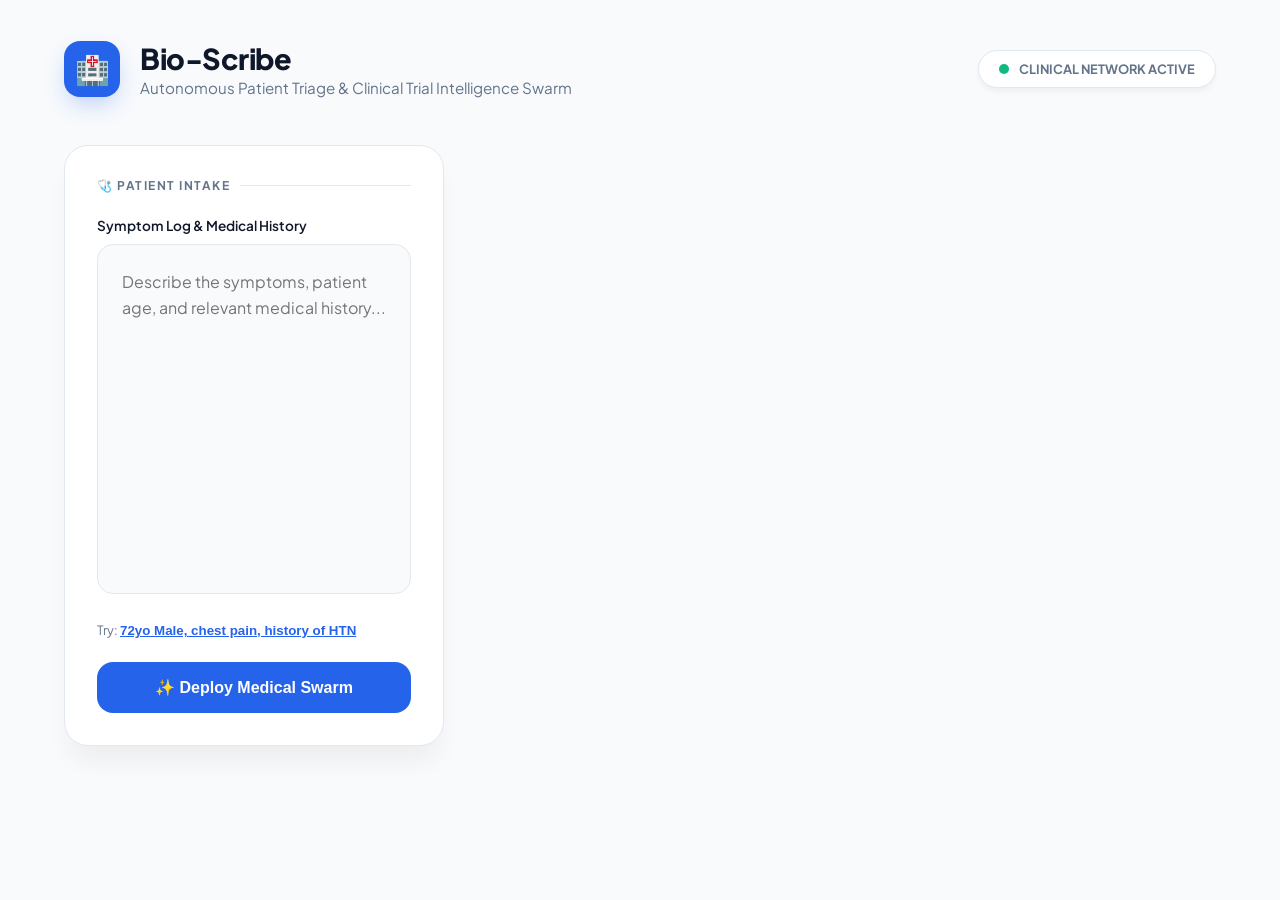
<file: Idea16_BioScribe_Healthcare/static/index.html>
<!DOCTYPE html>
<html lang="en">
<head>
    <meta charset="UTF-8">
    <meta name="viewport" content="width=device-width, initial-scale=1.0">
    <title>Bio-Scribe — Autonomous Healthcare Triage Swarm</title>
    <link href="https://fonts.googleapis.com/css2?family=Plus+Jakarta+Sans:wght@400;500;600;700;800&family=JetBrains+Mono:wght@400;600&display=swap" rel="stylesheet">
    <style>
        *,*::before,*::after{box-sizing:border-box;margin:0;padding:0}
        :root{--bg:#f8fafc;--surface:#ffffff;--border:#e2e8f0;--text:#0f172a;--muted:#64748b;--primary:#2563eb;--urgent:#ef4444;--success:#10b981;--purple:#8b5cf6}
        html,body{min-height:100%;background:var(--bg);color:var(--text);font-family:'Plus Jakarta Sans',sans-serif;overflow-x:hidden}
        
        .container{max-width:1200px;margin:0 auto;padding:40px 24px}

        header{display:flex;align-items:center;gap:20px;margin-bottom:48px}
        .logo{width:56px;height:56px;background:var(--primary);border-radius:16px;display:flex;align-items:center;justify-content:center;font-size:28px;box-shadow:0 10px 25px -5px rgba(37,99,235,0.3)}
        .header-text h1{font-size:1.8rem;font-weight:800;color:var(--text);letter-spacing:-0.5px}
        .header-text p{font-size:0.95rem;color:var(--muted);margin-top:2px}
        
        .status-badge{margin-left:auto;display:flex;align-items:center;gap:10px;background:white;padding:10px 20px;border-radius:100px;border:1px solid var(--border);font-size:0.8rem;font-weight:700;color:var(--muted);box-shadow:0 4px 6px -1px rgba(0,0,0,0.05)}
        .pulse{width:10px;height:10px;border-radius:50%;background:var(--success);animation:heartbeat 1.5s infinite ease-in-out}
        @keyframes heartbeat{0%{transform:scale(0.8);opacity:1}50%{transform:scale(1.2);opacity:0.4}100%{transform:scale(0.8);opacity:1}}

        .main-grid{display:grid;grid-template-columns:380px 1fr;gap:32px;align-items:start}
        @media(max-width:1000px){.main-grid{grid-template-columns:1fr}}

        .input-panel{background:var(--surface);border:1px solid var(--border);border-radius:24px;padding:32px;box-shadow:0 20px 25px -5px rgba(0,0,0,0.05)}
        .input-panel h2{font-size:0.75rem;font-weight:700;color:var(--muted);text-transform:uppercase;letter-spacing:1.5px;margin-bottom:24px;display:flex;align-items:center;gap:10px}
        .input-panel h2::after{content:'';height:1px;flex:1;background:var(--border)}

        .field{margin-bottom:24px}
        .field label{display:block;font-size:0.85rem;font-weight:600;margin-bottom:10px;color:var(--text)}
        textarea{width:100%;height:350px;padding:24px;background:var(--bg);border:1px solid var(--border);border-radius:16px;font-family:inherit;font-size:1rem;resize:none;transition:all-2s;line-height:1.6}
        textarea:focus{outline:none;border-color:var(--primary);background:white;box-shadow:0 0 0 4px rgba(37,99,235,0.1)}

        .btn-launch{width:100%;padding:16px;background:var(--primary);color:white;border:none;border-radius:16px;font-size:1rem;font-weight:700;cursor:pointer;transition:all 0.2s;display:flex;align-items:center;justify-content:center;gap:12px}
        .btn-launch:hover{background:#1d4ed8;transform:translateY(-1px)}
        .btn-launch:active{transform:translateY(0)}

        /* Dashboard results */
        #dashboard{display:none}
        .dashboard-header{margin-bottom:32px;display:flex;align-items:center;justify-content:space-between}
        .dashboard-title{font-size:1.2rem;font-weight:700}
        
        .agents-grid{display:grid;grid-template-columns:repeat(2,1fr);gap:24px}
        @media(max-width:600px){.agents-grid{grid-template-columns:1fr}}

        .agent-card{background:var(--surface);border:1px solid var(--border);border-radius:24px;padding:28px;transition:all 0.3s;position:relative;overflow:hidden;animation:slideIn 0.5s ease both}
        @keyframes slideIn{from{opacity:0;transform:translateY(20px)}to{opacity:1;transform:translateY(0)}}
        
        .agent-header{display:flex;align-items:center;gap:16px;margin-bottom:20px}
        .agent-icon{width:48px;height:48px;border-radius:14px;display:flex;align-items:center;justify-content:center;font-size:24px}
        .agent-info .role{font-size:0.7rem;font-weight:800;letter-spacing:1px;text-transform:uppercase;opacity:0.8}
        .agent-info .name{font-size:1rem;font-weight:700}

        .agent-content{font-size:0.92rem;line-height:1.7;color:var(--muted);margin-bottom:24px}
        .agent-footer{display:flex;align-items:center;justify-content:space-between;padding-top:18px;border-top:1px solid var(--bg)}
        .verdict{font-family:'JetBrains Mono',monospace;font-size:0.75rem;font-weight:700;padding:6px 12px;border-radius:8px}

        /* Loading state */
        #loading{display:none;text-align:center;padding:100px 0}
        .medical-scan{width:120px;height:120px;margin:0 auto 32px;position:relative}
        .scan-ring{position:absolute;inset:0;border:2px solid var(--primary);border-radius:50%;animation:ring-expand 2s infinite}
        .scan-ring:nth-child(2){animation-delay:0.5s}
        .scan-ring:nth-child(3){animation-delay:1s}
        @keyframes ring-expand{0%{transform:scale(0.5);opacity:1}100%{transform:scale(1.5);opacity:0}}
        .scan-icon{position:absolute;inset:0;display:flex;align-items:center;justify-content:center;font-size:40px}
        .loading-text{font-size:1.2rem;font-weight:700;color:var(--text);margin-bottom:8px}
        .loading-sub{color:var(--muted);font-size:0.95rem}

        /* Urgency badges */
        .urgency-EMERGENCY{background:#fee2e2;color:#ef4444}
        .urgency-URGENT{background:#ffedd5;color:#f97316}
        .urgency-ROUTINE{background:#dcfce7;color:#10b981}

        .sample-data{margin-top:24px;font-size:0.8rem;color:var(--muted)}
        .sample-btn{background:none;border:none;color:var(--primary);font-weight:700;cursor:pointer;text-decoration:underline}
    </style>
</head>
<body>
<div class="container">
    <header>
        <div class="logo">🏥</div>
        <div class="header-text">
            <h1>Bio-Scribe</h1>
            <p>Autonomous Patient Triage & Clinical Trial Intelligence Swarm</p>
        </div>
        <div class="status-badge"><div class="pulse"></div> CLINICAL NETWORK ACTIVE</div>
    </header>

    <div class="main-grid">
        <aside class="input-panel" id="input-panel">
            <h2>🩺 Patient Intake</h2>
            <div class="field">
                <label>Symptom Log & Medical History</label>
                <textarea id="patient_data" placeholder="Describe the symptoms, patient age, and relevant medical history..."></textarea>
                <p class="sample-data">Try: <button class="sample-btn" onclick="setSample()">72yo Male, chest pain, history of HTN</button></p>
            </div>
            <button class="btn-launch" onclick="launchSwarm()">✨ Deploy Medical Swarm</button>
        </aside>

        <section id="loading">
            <div class="medical-scan">
                <div class="scan-ring"></div>
                <div class="scan-ring"></div>
                <div class="scan-ring"></div>
                <div class="scan-icon">🧬</div>
            </div>
            <div class="loading-text">Analyzing Clinical Data...</div>
            <div class="loading-sub" id="loading-sub">Deploying agents in parallel...</div>
        </section>

        <section id="dashboard">
            <div class="dashboard-header">
                <h2 class="dashboard-title">Clinical Analysis Dashboard</h2>
                <button class="sample-btn" onclick="reset()">New Patient</button>
            </div>
            <div class="agents-grid" id="agents-grid"></div>
        </section>
    </div>
</div>

<script>
    const msgs = [
        "Analyzing symptom patterns...",
        "Cross-referencing medical protocols...",
        "Scanning clinical trial databases...",
        "Generating doctor's briefing...",
        "Bio-Scribe swarm fully active..."
    ];

    function setSample() {
        document.getElementById('patient_data').value = "Patient: 72-year-old Male\nSymptoms: Acute chest pain radiating to left arm, shortness of breath for 30 minutes, cold sweat.\nHistory: Hypertension (15 years), Type 2 Diabetes, Smoker.";
    }

    async function launchSwarm() {
        const patientData = document.getElementById('patient_data').value.trim();
        if(!patientData) return alert("Please enter patient data.");

        document.getElementById('input-panel').style.opacity = "0.5";
        document.getElementById('input-panel').style.pointerEvents = "none";
        document.getElementById('loading').style.display = "block";
        document.getElementById('dashboard').style.display = "none";

        let msgIdx = 0;
        const msgInterval = setInterval(() => {
            document.getElementById('loading-sub').textContent = msgs[msgIdx % msgs.length];
            msgIdx++;
        }, 1500);

        try {
            const response = await fetch('/triage', {
                method: 'POST',
                headers: { 'Content-Type': 'application/json' },
                body: JSON.stringify({ patient_data: patientData })
            });
            const data = await response.json();
            renderAgents(data.agents);
        } catch (error) {
            alert("Swarm error: " + error);
        } finally {
            clearInterval(msgInterval);
        }
    }

    function renderAgents(agents) {
        document.getElementById('loading').style.display = "none";
        document.getElementById('dashboard').style.display = "block";
        const grid = document.getElementById('agents-grid');
        grid.innerHTML = '';

        agents.forEach((agent, i) => {
            const card = document.createElement('div');
            card.className = 'agent-card';
            card.style.animationDelay = `${i * 0.1}s`;
            
            const verdictClass = agent.verdict.includes('EMERGENCY') ? 'urgency-EMERGENCY' : 
                                agent.verdict.includes('URGENT') ? 'urgency-URGENT' : 
                                agent.verdict.includes('ROUTINE') ? 'urgency-ROUTINE' : '';

            card.innerHTML = `
                <div class="agent-header">
                    <div class="agent-icon" style="background:${agent.color}15; color:${agent.color}">${agent.icon}</div>
                    <div class="agent-info">
                        <div class="role" style="color:${agent.color}">${agent.role}</div>
                        <div class="name">${agent.name}</div>
                    </div>
                </div>
                <div class="agent-content">${fmt(agent.analysis)}</div>
                <div class="agent-footer">
                    <div class="verdict ${verdictClass}">${agent.verdict}</div>
                    <div style="font-size:0.65rem; color:var(--muted)">BIO-SCRIBE v1.1</div>
                </div>
            `;
            grid.appendChild(card);
        });
    }

    function fmt(text) {
        if (!text) return "";
        // Replace "1. ", "2. ", "3. " with bullets
        let formatted = text.replace(/^\d+\.\s/gm, '• ');
        // Replace newlines with <br>
        formatted = formatted.split('\n').map(line => {
            line = line.trim();
            if (line.startsWith('•') || line.startsWith('-')) {
                return `<div style="margin-left:12px; margin-bottom:4px; display:flex; gap:8px"><span>▸</span><span>${line.substring(1).trim()}</span></div>`;
            }
            if (line.includes(':')) {
                const parts = line.split(':');
                return `<strong style="color:var(--text)">${parts[0]}:</strong>${parts.slice(1).join(':')}`;
            }
            return line;
        }).join('<div style="height:6px"></div>');
        
        return formatted;
    }

    function reset() {
        location.reload();
    }
</script>
</body>
</html>
</file>
